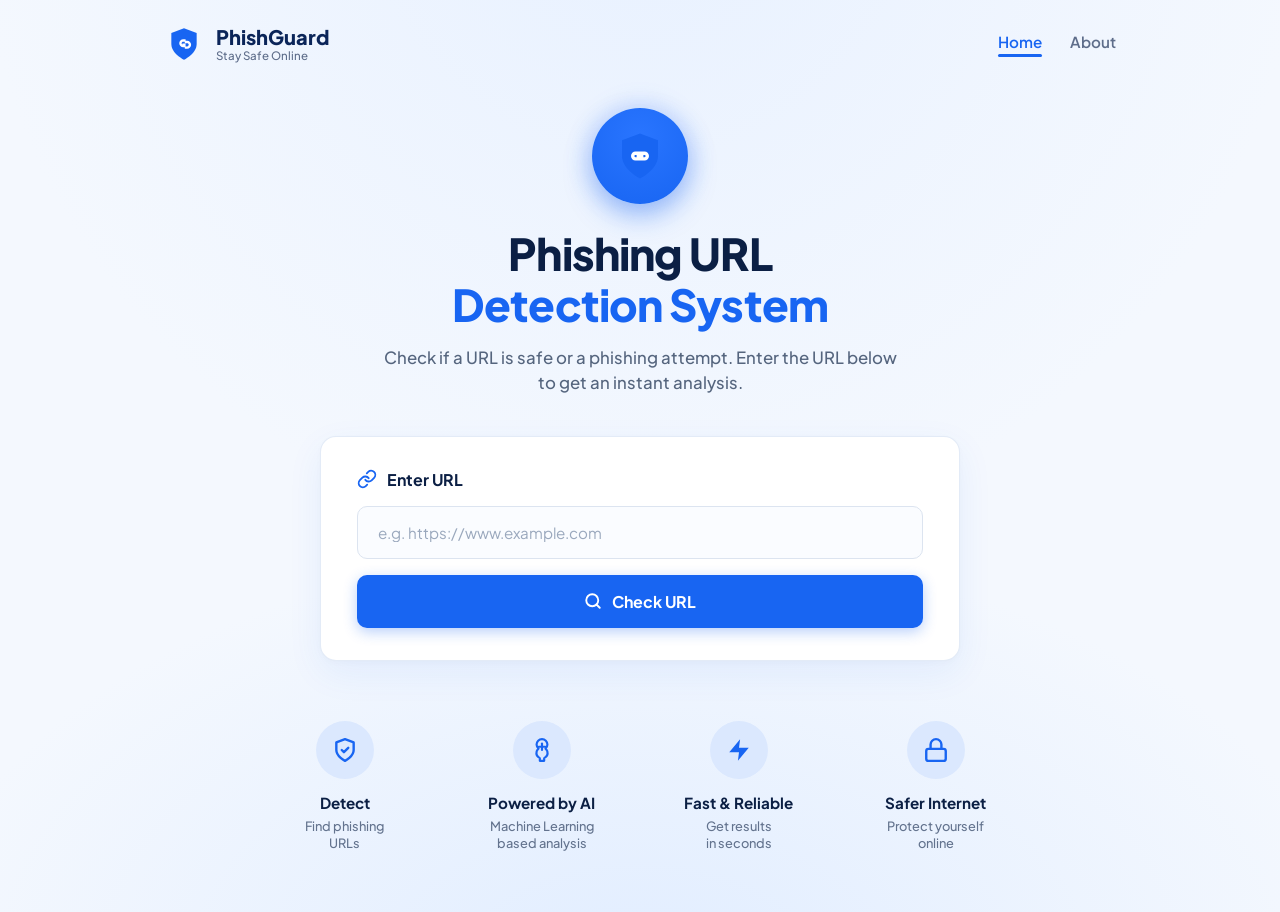
<file: index.html>
<!DOCTYPE html>
<html lang="en">
<head>
  <meta charset="UTF-8">
  <meta name="viewport" content="width=device-width, initial-scale=1.0">
  <title>PhishGuard - Phishing URL Detection System</title>
  <link rel="preconnect" href="https://fonts.googleapis.com">
  <link rel="preconnect" href="https://fonts.gstatic.com" crossorigin>
  <link href="https://fonts.googleapis.com/css2?family=Plus+Jakarta+Sans:wght@400;500;600;700;800&display=swap" rel="stylesheet">
  <link rel="stylesheet" href="style.css">
</head>
<body>
  <!-- Decorative background wave shapes -->
  <div class="bg-shape bg-shape-top"></div>
  <div class="bg-shape bg-shape-bottom"></div>

  <!-- Navigation Bar -->
  <header class="navbar">
    <div class="container nav-container">
      <a href="#" class="brand">
        <div class="brand-icon">
          <svg viewBox="0 0 24 24" fill="none" xmlns="http://www.w3.org/2000/svg">
            <path d="M12 22C12 22 20 18 20 12V5L12 2L4 5V12C4 18 12 22 12 22Z" fill="#1865F2"/>
            <path d="M9 11.5C9 10.12 10.12 9 11.5 9H13V10.5H11.5C10.95 10.5 10.5 10.95 10.5 11.5C10.5 12.05 10.95 12.5 11.5 12.5H13V14H11.5C10.12 14 9 12.88 9 11.5ZM11 11.75H13V13.25H11V11.75ZM12.5 10H14C15.38 10 16.5 11.12 16.5 12.5C16.5 13.88 15.38 15 14 15H12.5V13.5H14C14.55 13.5 15 13.05 15 12.5C15 11.95 14.55 11.5 14 11.5H12.5V10Z" fill="white"/>
          </svg>
        </div>
        <div class="brand-text">
          <span class="brand-title">PhishGuard</span>
          <span class="brand-subtitle">Stay Safe Online</span>
        </div>
      </a>
      <nav class="nav-links">
        <a href="#" class="nav-link active">Home</a>
        <a href="#" class="nav-link">About</a>
      </nav>
    </div>
  </header>

  <!-- Hero & Main Scanner Section -->
  <main class="main-content">
    <div class="container hero-container">
      
      <!-- Hero Center Badge Icon -->
      <div class="hero-badge-container">
        <div class="hero-badge-bg"></div>
        <div class="hero-badge-icon">
          <svg viewBox="0 0 24 24" fill="none" xmlns="http://www.w3.org/2000/svg">
            <path d="M12 22C12 22 20 18 20 12V5L12 2L4 5V12C4 18 12 22 12 22Z" fill="#1865F2"/>
            <path d="M10 14C8.9 14 8 13.1 8 12C8 10.9 8.9 10 10 10H12V11.5H10C9.72 11.5 9.5 11.72 9.5 12C9.5 12.28 9.72 12.5 10 12.5H12V14H10ZM10.5 11.25H13.5V12.75H10.5V11.25ZM12 14V12.5H14C14.28 12.5 14.5 12.28 14.5 12C14.5 11.72 14.28 11.5 14 11.5H12V10H14C15.1 10 16 10.9 16 12C16 13.1 15.1 14 14 14H12Z" fill="white"/>
          </svg>
        </div>
      </div>

      <!-- Main Headline -->
      <h1 class="hero-title">
        Phishing URL<br>
        <span class="highlight-text">Detection System</span>
      </h1>

      <p class="hero-description">
        Check if a URL is safe or a phishing attempt. Enter the URL below<br>to get an instant analysis.
      </p>

      <!-- URL Input Card -->
      <div class="scanner-card">
        <div class="input-header">
          <svg class="input-header-icon" viewBox="0 0 24 24" fill="none" stroke="#1865F2" stroke-width="2.2" stroke-linecap="round" stroke-linejoin="round">
            <path d="M10 13a5 5 0 0 0 7.54.54l3-3a5 5 0 0 0-7.07-7.07l-1.72 1.71"></path>
            <path d="M14 11a5 5 0 0 0-7.54-.54l-3 3a5 5 0 0 0 7.07 7.07l1.71-1.71"></path>
          </svg>
          <span class="input-label">Enter URL</span>
        </div>

        <form class="scanner-form" action="result.html" method="GET">
          <input 
            type="url" 
            name="url"
            id="url-input" 
            class="url-input" 
            placeholder="e.g. https://www.example.com" 
            required
          />
          <button type="submit" class="btn-check">
            <svg class="btn-icon" viewBox="0 0 24 24" fill="none" stroke="currentColor" stroke-width="2.5" stroke-linecap="round" stroke-linejoin="round">
              <circle cx="11" cy="11" r="8"></circle>
              <line x1="21" y1="21" x2="16.65" y2="16.65"></line>
            </svg>
            <span>Check URL</span>
          </button>
        </form>
      </div>

      <!-- Feature Grid -->
      <div class="features-grid">
        <div class="feature-item">
          <div class="feature-icon-wrapper">
            <svg viewBox="0 0 24 24" fill="none" stroke="#1865F2" stroke-width="2.2" stroke-linecap="round" stroke-linejoin="round">
              <path d="M12 22s8-4 8-10V5l-8-3-8 3v7c0 6 8 10 8 10z"></path>
              <polyline points="9 12 11 14 15 10"></polyline>
            </svg>
          </div>
          <h3 class="feature-title">Detect</h3>
          <p class="feature-subtitle">Find phishing<br>URLs</p>
        </div>

        <div class="feature-item">
          <div class="feature-icon-wrapper">
            <svg viewBox="0 0 24 24" fill="none" stroke="#1865F2" stroke-width="2" stroke-linecap="round" stroke-linejoin="round">
              <path d="M12 2a5 5 0 0 1 5 5c0 1.5-.7 2.8-1.8 3.7.8.6 1.4 1.5 1.7 2.5a5.5 5.5 0 0 1-2.9 6.3V22h-4v-2.5A5.5 5.5 0 0 1 7.1 13.2C7.4 12.2 8 11.3 8.8 10.7 7.7 9.8 7 8.5 7 7a5 5 0 0 1 5-5z"></path>
              <path d="M12 6v6"></path>
              <path d="M9 9h6"></path>
            </svg>
          </div>
          <h3 class="feature-title">Powered by AI</h3>
          <p class="feature-subtitle">Machine Learning<br>based analysis</p>
        </div>

        <div class="feature-item">
          <div class="feature-icon-wrapper">
            <svg viewBox="0 0 24 24" fill="#1865F2">
              <path d="M13 2L3 14H12L11 22L21 10H12L13 2Z"/>
            </svg>
          </div>
          <h3 class="feature-title">Fast & Reliable</h3>
          <p class="feature-subtitle">Get results<br>in seconds</p>
        </div>

        <div class="feature-item">
          <div class="feature-icon-wrapper">
            <svg viewBox="0 0 24 24" fill="none" stroke="#1865F2" stroke-width="2.2" stroke-linecap="round" stroke-linejoin="round">
              <rect x="3" y="11" width="18" height="11" rx="2" ry="2"></rect>
              <path d="M7 11V7a5 5 0 0 1 10 0v4"></path>
            </svg>
          </div>
          <h3 class="feature-title">Safer Internet</h3>
          <p class="feature-subtitle">Protect yourself<br>online</p>
        </div>
      </div>

    </div>
  </main>
</body>
</html>
</file>
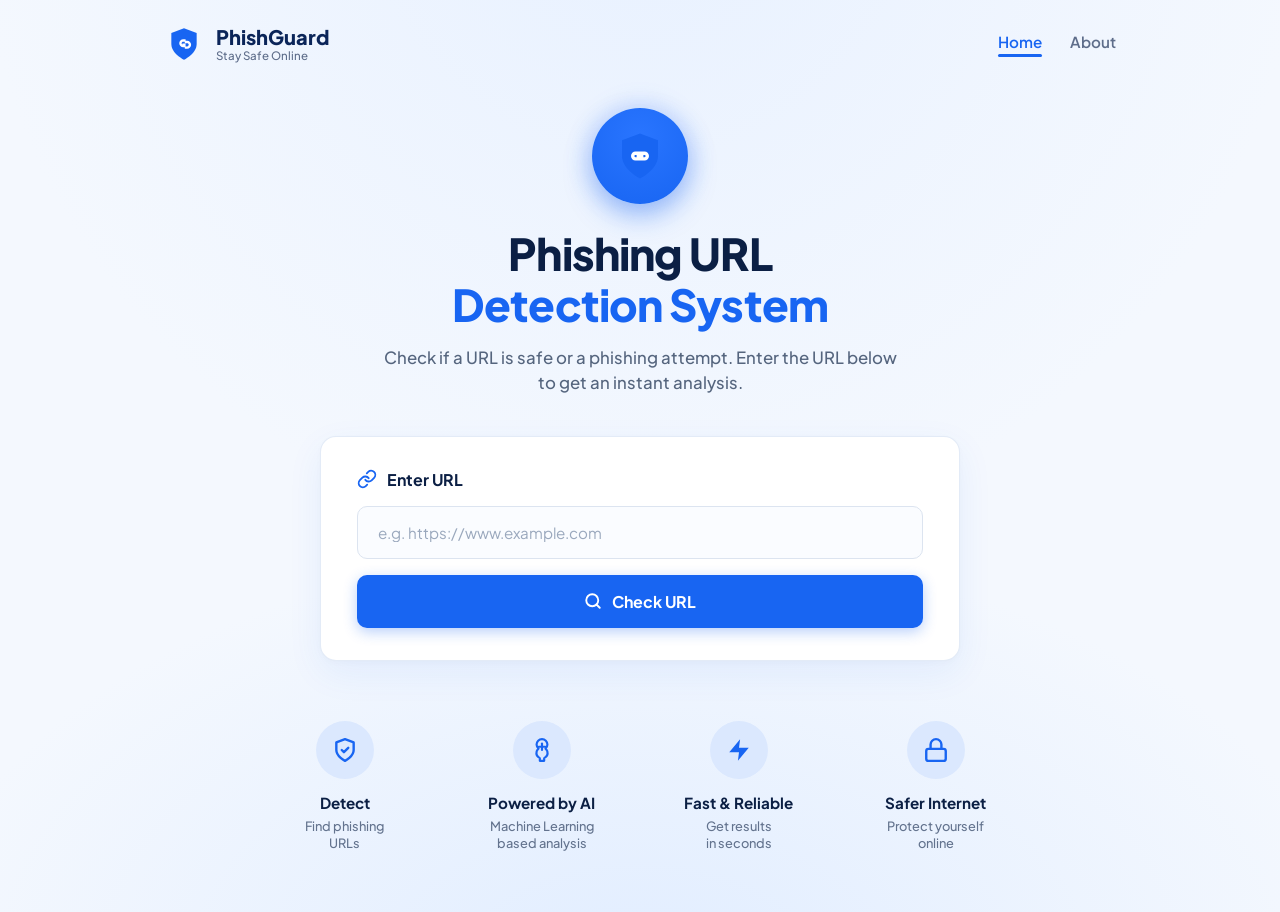
<file: frontend/index.html>
<!DOCTYPE html>
<html lang="en">
<head>
  <meta charset="UTF-8">
  <meta name="viewport" content="width=device-width, initial-scale=1.0">
  <title>PhishGuard - Phishing URL Detection System</title>
  <link rel="preconnect" href="https://fonts.googleapis.com">
  <link rel="preconnect" href="https://fonts.gstatic.com" crossorigin>
  <link href="https://fonts.googleapis.com/css2?family=Plus+Jakarta+Sans:wght@400;500;600;700;800&display=swap" rel="stylesheet">
  <link rel="stylesheet" href="style.css">
</head>
<body>
  <div class="bg-shape bg-shape-top"></div>
  <div class="bg-shape bg-shape-bottom"></div>

  <header class="navbar">
    <div class="container nav-container">
      <a href="#" class="brand">
        <div class="brand-icon">
          <svg viewBox="0 0 24 24" fill="none" xmlns="http://www.w3.org/2000/svg">
            <path d="M12 22C12 22 20 18 20 12V5L12 2L4 5V12C4 18 12 22 12 22Z" fill="#1865F2"/>
            <path d="M9 11.5C9 10.12 10.12 9 11.5 9H13V10.5H11.5C10.95 10.5 10.5 10.95 10.5 11.5C10.5 12.05 10.95 12.5 11.5 12.5H13V14H11.5C10.12 14 9 12.88 9 11.5ZM11 11.75H13V13.25H11V11.75ZM12.5 10H14C15.38 10 16.5 11.12 16.5 12.5C16.5 13.88 15.38 15 14 15H12.5V13.5H14C14.55 13.5 15 13.05 15 12.5C15 11.95 14.55 11.5 14 11.5H12.5V10Z" fill="white"/>
          </svg>
        </div>
        <div class="brand-text">
          <span class="brand-title">PhishGuard</span>
          <span class="brand-subtitle">Stay Safe Online</span>
        </div>
      </a>
      <nav class="nav-links">
        <a href="#" class="nav-link active">Home</a>
        <a href="#" class="nav-link">About</a>
      </nav>
    </div>
  </header>

  <main class="main-content">
    <div class="container hero-container">
      
      <div class="hero-badge-container">
        <div class="hero-badge-bg"></div>
        <div class="hero-badge-icon">
          <svg viewBox="0 0 24 24" fill="none" xmlns="http://www.w3.org/2000/svg">
            <path d="M12 22C12 22 20 18 20 12V5L12 2L4 5V12C4 18 12 22 12 22Z" fill="#1865F2"/>
            <path d="M10 14C8.9 14 8 13.1 8 12C8 10.9 8.9 10 10 10H12V11.5H10C9.72 11.5 9.5 11.72 9.5 12C9.5 12.28 9.72 12.5 10 12.5H12V14H10ZM10.5 11.25H13.5V12.75H10.5V11.25ZM12 14V12.5H14C14.28 12.5 14.5 12.28 14.5 12C14.5 11.72 14.28 11.5 14 11.5H12V10H14C15.1 10 16 10.9 16 12C16 13.1 15.1 14 14 14H12Z" fill="white"/>
          </svg>
        </div>
      </div>

      <h1 class="hero-title">
        Phishing URL<br>
        <span class="highlight-text">Detection System</span>
      </h1>

      <p class="hero-description">
        Check if a URL is safe or a phishing attempt. Enter the URL below<br>to get an instant analysis.
      </p>

      <div class="scanner-card">
        <div class="input-header">
          <svg class="input-header-icon" viewBox="0 0 24 24" fill="none" stroke="#1865F2" stroke-width="2.2" stroke-linecap="round" stroke-linejoin="round">
            <path d="M10 13a5 5 0 0 0 7.54.54l3-3a5 5 0 0 0-7.07-7.07l-1.72 1.71"></path>
            <path d="M14 11a5 5 0 0 0-7.54-.54l-3 3a5 5 0 0 0 7.07 7.07l1.71-1.71"></path>
          </svg>
          <span class="input-label">Enter URL</span>
        </div>

        <form class="scanner-form" action="result.html" method="GET">
          <input 
            type="url" 
            name="url"
            id="url-input" 
            class="url-input" 
            placeholder="e.g. https://www.example.com" 
            required
          />
          <button type="submit" class="btn-check">
            <svg class="btn-icon" viewBox="0 0 24 24" fill="none" stroke="currentColor" stroke-width="2.5" stroke-linecap="round" stroke-linejoin="round">
              <circle cx="11" cy="11" r="8"></circle>
              <line x1="21" y1="21" x2="16.65" y2="16.65"></line>
            </svg>
            <span>Check URL</span>
          </button>
        </form>
      </div>

      <div class="features-grid">
        <div class="feature-item">
          <div class="feature-icon-wrapper">
            <svg viewBox="0 0 24 24" fill="none" stroke="#1865F2" stroke-width="2.2" stroke-linecap="round" stroke-linejoin="round">
              <path d="M12 22s8-4 8-10V5l-8-3-8 3v7c0 6 8 10 8 10z"></path>
              <polyline points="9 12 11 14 15 10"></polyline>
            </svg>
          </div>
          <h3 class="feature-title">Detect</h3>
          <p class="feature-subtitle">Find phishing<br>URLs</p>
        </div>

        <div class="feature-item">
          <div class="feature-icon-wrapper">
            <svg viewBox="0 0 24 24" fill="none" stroke="#1865F2" stroke-width="2" stroke-linecap="round" stroke-linejoin="round">
              <path d="M12 2a5 5 0 0 1 5 5c0 1.5-.7 2.8-1.8 3.7.8.6 1.4 1.5 1.7 2.5a5.5 5.5 0 0 1-2.9 6.3V22h-4v-2.5A5.5 5.5 0 0 1 7.1 13.2C7.4 12.2 8 11.3 8.8 10.7 7.7 9.8 7 8.5 7 7a5 5 0 0 1 5-5z"></path>
              <path d="M12 6v6"></path>
              <path d="M9 9h6"></path>
            </svg>
          </div>
          <h3 class="feature-title">Powered by AI</h3>
          <p class="feature-subtitle">Machine Learning<br>based analysis</p>
        </div>

        <div class="feature-item">
          <div class="feature-icon-wrapper">
            <svg viewBox="0 0 24 24" fill="#1865F2">
              <path d="M13 2L3 14H12L11 22L21 10H12L13 2Z"/>
            </svg>
          </div>
          <h3 class="feature-title">Fast & Reliable</h3>
          <p class="feature-subtitle">Get results<br>in seconds</p>
        </div>

        <div class="feature-item">
          <div class="feature-icon-wrapper">
            <svg viewBox="0 0 24 24" fill="none" stroke="#1865F2" stroke-width="2.2" stroke-linecap="round" stroke-linejoin="round">
              <rect x="3" y="11" width="18" height="11" rx="2" ry="2"></rect>
              <path d="M7 11V7a5 5 0 0 1 10 0v4"></path>
            </svg>
          </div>
          <h3 class="feature-title">Safer Internet</h3>
          <p class="feature-subtitle">Protect yourself<br>online</p>
        </div>
      </div>

    </div>
  </main>
</body>
</html>
</file>
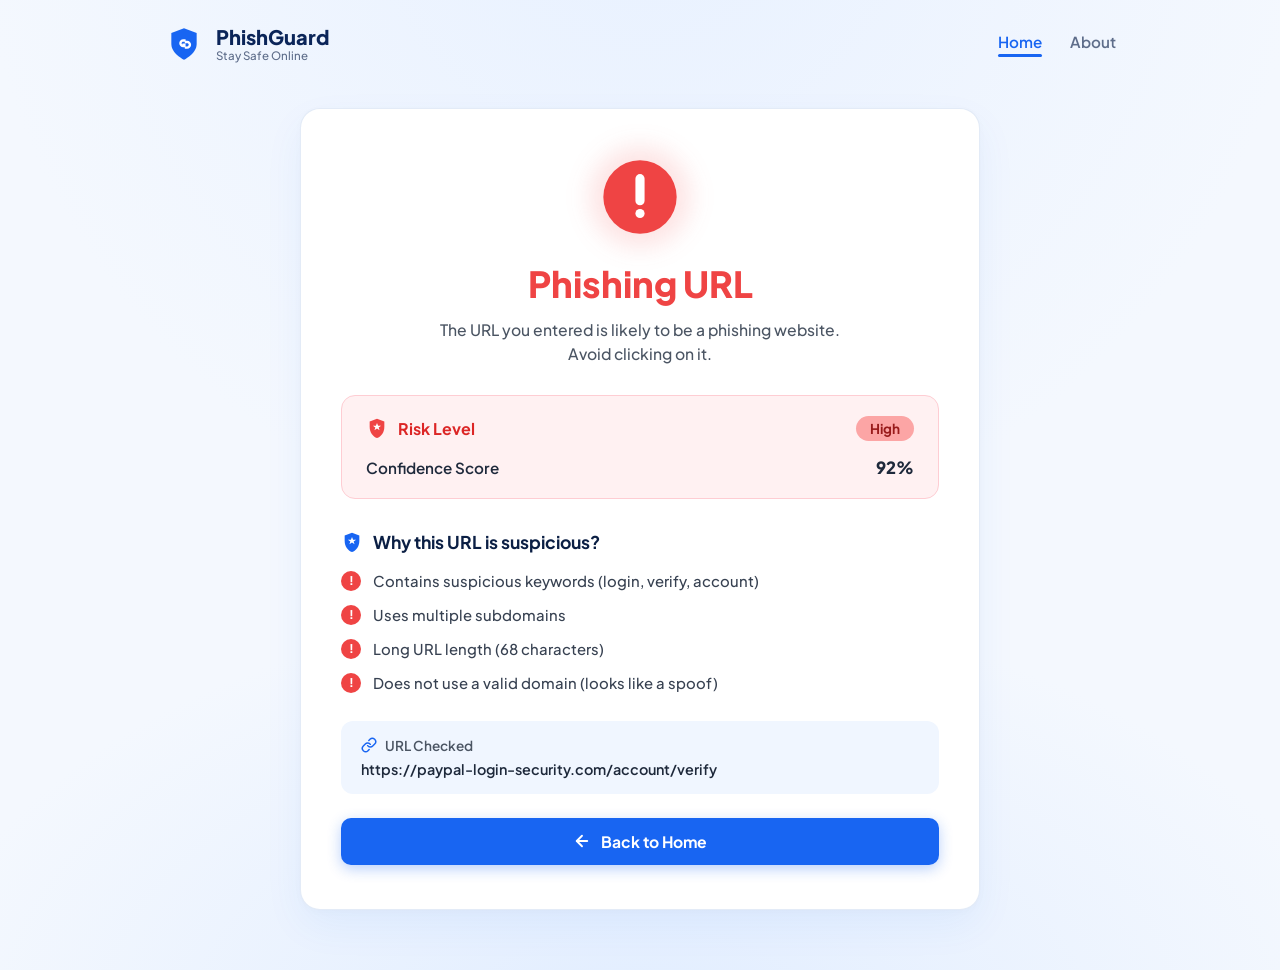
<file: result.html>
<!DOCTYPE html>
<html lang="en">
<head>
  <meta charset="UTF-8">
  <meta name="viewport" content="width=device-width, initial-scale=1.0">
  <title>PhishGuard - Analysis Result</title>
  <link rel="preconnect" href="https://fonts.googleapis.com">
  <link rel="preconnect" href="https://fonts.gstatic.com" crossorigin>
  <link href="https://fonts.googleapis.com/css2?family=Plus+Jakarta+Sans:wght@400;500;600;700;800&display=swap" rel="stylesheet">
  <link rel="stylesheet" href="style.css">
</head>
<body>
  <!-- Decorative background wave shapes -->
  <div class="bg-shape bg-shape-top"></div>
  <div class="bg-shape bg-shape-bottom"></div>

  <!-- Navigation Bar -->
  <header class="navbar">
    <div class="container nav-container">
      <a href="index.html" class="brand">
        <div class="brand-icon">
          <svg viewBox="0 0 24 24" fill="none" xmlns="http://www.w3.org/2000/svg">
            <path d="M12 22C12 22 20 18 20 12V5L12 2L4 5V12C4 18 12 22 12 22Z" fill="#1865F2"/>
            <path d="M9 11.5C9 10.12 10.12 9 11.5 9H13V10.5H11.5C10.95 10.5 10.5 10.95 10.5 11.5C10.5 12.05 10.95 12.5 11.5 12.5H13V14H11.5C10.12 14 9 12.88 9 11.5ZM11 11.75H13V13.25H11V11.75ZM12.5 10H14C15.38 10 16.5 11.12 16.5 12.5C16.5 13.88 15.38 15 14 15H12.5V13.5H14C14.55 13.5 15 13.05 15 12.5C15 11.95 14.55 11.5 14 11.5H12.5V10Z" fill="white"/>
          </svg>
        </div>
        <div class="brand-text">
          <span class="brand-title">PhishGuard</span>
          <span class="brand-subtitle">Stay Safe Online</span>
        </div>
      </a>
      <nav class="nav-links">
        <a href="index.html" class="nav-link active">Home</a>
        <a href="#" class="nav-link">About</a>
      </nav>
    </div>
  </header>

  <!-- Main Content Result Section -->
  <main class="main-content">
    <div class="container hero-container">
      
      <!-- Result Card Container -->
      <div class="result-card">
        
        <!-- Warning Icon Badge -->
        <div class="result-badge-container">
          <div class="result-badge-bg"></div>
          <div class="result-badge-icon">
            <svg viewBox="0 0 24 24" fill="none" xmlns="http://www.w3.org/2000/svg">
              <circle cx="12" cy="12" r="10" fill="#EF4444"/>
              <path d="M12 7V13" stroke="white" stroke-width="2.5" stroke-linecap="round"/>
              <circle cx="12" cy="16.5" r="1.25" fill="white"/>
            </svg>
          </div>
        </div>

        <!-- Result Title & Description -->
        <h1 class="result-title">Phishing URL</h1>
        <p class="result-description">
          The URL you entered is likely to be a phishing website.<br>Avoid clicking on it.
        </p>

        <!-- Risk Level Box -->
        <div class="risk-box">
          <div class="risk-row">
            <div class="risk-label-group">
              <div class="risk-icon-shield">
                <svg viewBox="0 0 24 24" fill="#EF4444" xmlns="http://www.w3.org/2000/svg">
                  <path d="M12 2L4 5V11C4 16.55 7.4 21.74 12 23C16.6 21.74 20 16.55 20 11V5L12 2Z"/>
                  <path d="M12 6.5L13.2 9.5H16.5L13.8 11.5L14.8 14.5L12 12.6L9.2 14.5L10.2 11.5L7.5 9.5H10.8L12 6.5Z" fill="white"/>
                </svg>
              </div>
              <span class="risk-title">Risk Level</span>
            </div>
            <span class="risk-badge">High</span>
          </div>

          <div class="risk-row">
            <span class="confidence-title">Confidence Score</span>
            <span class="confidence-value">92%</span>
          </div>
        </div>

        <!-- Reasons Breakdown -->
        <div class="reasons-section">
          <div class="reasons-header">
            <div class="reasons-header-icon">
              <svg viewBox="0 0 24 24" fill="#1865F2" xmlns="http://www.w3.org/2000/svg">
                <path d="M12 2L4 5V11C4 16.55 7.4 21.74 12 23C16.6 21.74 20 16.55 20 11V5L12 2Z"/>
                <path d="M12 6.5L13.2 9.5H16.5L13.8 11.5L14.8 14.5L12 12.6L9.2 14.5L10.2 11.5L7.5 9.5H10.8L12 6.5Z" fill="white"/>
              </svg>
            </div>
            <h2 class="reasons-title">Why this URL is suspicious?</h2>
          </div>

          <ul class="reasons-list">
            <li class="reason-item">
              <span class="reason-icon">!</span>
              <span class="reason-text">Contains suspicious keywords (login, verify, account)</span>
            </li>
            <li class="reason-item">
              <span class="reason-icon">!</span>
              <span class="reason-text">Uses multiple subdomains</span>
            </li>
            <li class="reason-item">
              <span class="reason-icon">!</span>
              <span class="reason-text">Long URL length (68 characters)</span>
            </li>
            <li class="reason-item">
              <span class="reason-icon">!</span>
              <span class="reason-text">Does not use a valid domain (looks like a spoof)</span>
            </li>
          </ul>
        </div>

        <!-- URL Checked Box -->
        <div class="url-checked-box">
          <div class="url-checked-header">
            <svg class="url-icon" viewBox="0 0 24 24" fill="none" stroke="#1865F2" stroke-width="2.2" stroke-linecap="round" stroke-linejoin="round">
              <path d="M10 13a5 5 0 0 0 7.54.54l3-3a5 5 0 0 0-7.07-7.07l-1.72 1.71"></path>
              <path d="M14 11a5 5 0 0 0-7.54-.54l-3 3a5 5 0 0 0 7.07 7.07l1.71-1.71"></path>
            </svg>
            <span class="url-checked-label">URL Checked</span>
          </div>
          <p class="url-checked-text" id="url-text">https://paypal-login-security.com/account/verify</p>
        </div>

        <!-- Back to Home Button -->
        <a href="index.html" class="btn-back">
          <svg viewBox="0 0 24 24" fill="none" stroke="currentColor" stroke-width="2.5" stroke-linecap="round" stroke-linejoin="round">
            <line x1="19" y1="12" x2="5" y2="12"></line>
            <polyline points="12 19 5 12 12 5"></polyline>
          </svg>
          <span>Back to Home</span>
        </a>

      </div>

    </div>
  </main>

  <script>
    // Extract query parameter if passed from index.html form
    const params = new URLSearchParams(window.location.search);
    const checkedUrl = params.get('url');
    if (checkedUrl) {
      document.getElementById('url-text').textContent = checkedUrl;
    }
  </script>
</body>
</html>
</file>
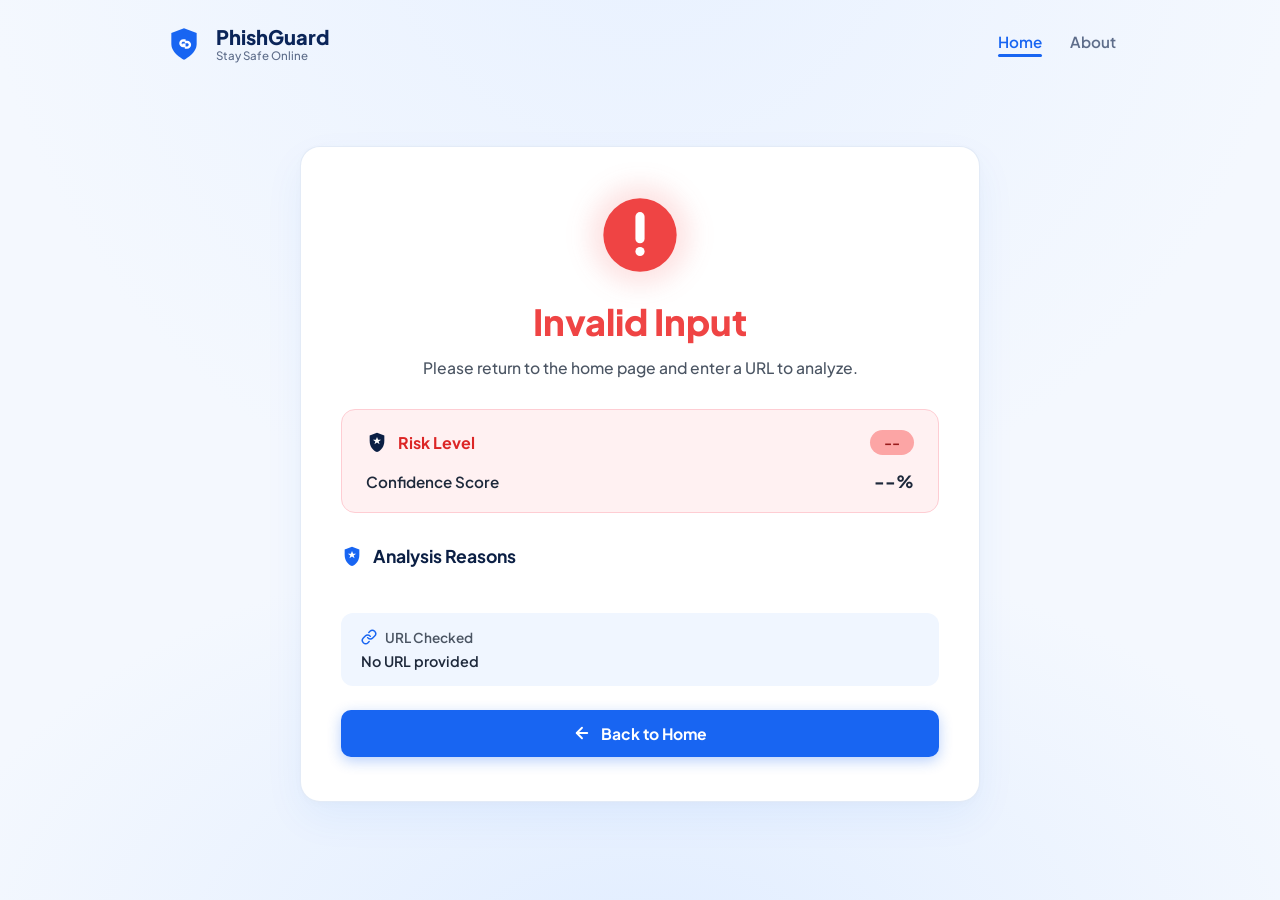
<file: frontend/result.html>
<!DOCTYPE html>
<html lang="en">
<head>
  <meta charset="UTF-8">
  <meta name="viewport" content="width=device-width, initial-scale=1.0">
  <title>PhishGuard - Analysis Result</title>
  <link rel="preconnect" href="https://fonts.googleapis.com">
  <link rel="preconnect" href="https://fonts.gstatic.com" crossorigin>
  <link href="https://fonts.googleapis.com/css2?family=Plus+Jakarta+Sans:wght@400;500;600;700;800&display=swap" rel="stylesheet">
  <link rel="stylesheet" href="style.css">
</head>
<body>
  <div class="bg-shape bg-shape-top"></div>
  <div class="bg-shape bg-shape-bottom"></div>

  <header class="navbar">
    <div class="container nav-container">
      <a href="index.html" class="brand">
        <div class="brand-icon">
          <svg viewBox="0 0 24 24" fill="none" xmlns="http://www.w3.org/2000/svg">
            <path d="M12 22C12 22 20 18 20 12V5L12 2L4 5V12C4 18 12 22 12 22Z" fill="#1865F2"/>
            <path d="M9 11.5C9 10.12 10.12 9 11.5 9H13V10.5H11.5C10.95 10.5 10.5 10.95 10.5 11.5C10.5 12.05 10.95 12.5 11.5 12.5H13V14H11.5C10.12 14 9 12.88 9 11.5ZM11 11.75H13V13.25H11V11.75ZM12.5 10H14C15.38 10 16.5 11.12 16.5 12.5C16.5 13.88 15.38 15 14 15H12.5V13.5H14C14.55 13.5 15 13.05 15 12.5C15 11.95 14.55 11.5 14 11.5H12.5V10Z" fill="white"/>
          </svg>
        </div>
        <div class="brand-text">
          <span class="brand-title">PhishGuard</span>
          <span class="brand-subtitle">Stay Safe Online</span>
        </div>
      </a>
      <nav class="nav-links">
        <a href="index.html" class="nav-link active">Home</a>
        <a href="#" class="nav-link">About</a>
      </nav>
    </div>
  </header>

  <main class="main-content">
    <div class="container hero-container">
      
      <div class="result-card" id="result-card">
        
        <div class="result-badge-container">
          <div class="result-badge-bg" id="result-badge-bg"></div>
          <div class="result-badge-icon" id="result-badge-icon">
            <svg viewBox="0 0 24 24" fill="none" xmlns="http://www.w3.org/2000/svg">
              <circle cx="12" cy="12" r="10" fill="#EF4444"/>
              <path d="M12 7V13" stroke="white" stroke-width="2.5" stroke-linecap="round"/>
              <circle cx="12" cy="16.5" r="1.25" fill="white"/>
            </svg>
          </div>
        </div>

        <h1 class="result-title" id="result-title">Analyzing URL...</h1>
        <p class="result-description" id="result-description">
          Connecting to PhishGuard AI detection engine...
        </p>

        <div class="risk-box" id="risk-box">
          <div class="risk-row">
            <div class="risk-label-group">
              <div class="risk-icon-shield">
                <svg viewBox="0 0 24 24" fill="currentColor" xmlns="http://www.w3.org/2000/svg">
                  <path d="M12 2L4 5V11C4 16.55 7.4 21.74 12 23C16.6 21.74 20 16.55 20 11V5L12 2Z"/>
                  <path d="M12 6.5L13.2 9.5H16.5L13.8 11.5L14.8 14.5L12 12.6L9.2 14.5L10.2 11.5L7.5 9.5H10.8L12 6.5Z" fill="white"/>
                </svg>
              </div>
              <span class="risk-title" id="risk-title">Risk Level</span>
            </div>
            <span class="risk-badge" id="risk-badge">--</span>
          </div>

          <div class="risk-row">
            <span class="confidence-title">Confidence Score</span>
            <span class="confidence-value" id="confidence-value">--%</span>
          </div>
        </div>

        <div class="reasons-section">
          <div class="reasons-header">
            <div class="reasons-header-icon">
              <svg viewBox="0 0 24 24" fill="#1865F2" xmlns="http://www.w3.org/2000/svg">
                <path d="M12 2L4 5V11C4 16.55 7.4 21.74 12 23C16.6 21.74 20 16.55 20 11V5L12 2Z"/>
                <path d="M12 6.5L13.2 9.5H16.5L13.8 11.5L14.8 14.5L12 12.6L9.2 14.5L10.2 11.5L7.5 9.5H10.8L12 6.5Z" fill="white"/>
              </svg>
            </div>
            <h2 class="reasons-title" id="reasons-title">Analysis Reasons</h2>
          </div>

          <ul class="reasons-list" id="reasons-list">
          </ul>
        </div>

        <div class="url-checked-box">
          <div class="url-checked-header">
            <svg class="url-icon" viewBox="0 0 24 24" fill="none" stroke="#1865F2" stroke-width="2.2" stroke-linecap="round" stroke-linejoin="round">
              <path d="M10 13a5 5 0 0 0 7.54.54l3-3a5 5 0 0 0-7.07-7.07l-1.72 1.71"></path>
              <path d="M14 11a5 5 0 0 0-7.54-.54l-3 3a5 5 0 0 0 7.07 7.07l1.71-1.71"></path>
            </svg>
            <span class="url-checked-label">URL Checked</span>
          </div>
          <p class="url-checked-text" id="url-text">Loading...</p>
        </div>

        <a href="index.html" class="btn-back">
          <svg viewBox="0 0 24 24" fill="none" stroke="currentColor" stroke-width="2.5" stroke-linecap="round" stroke-linejoin="round">
            <line x1="19" y1="12" x2="5" y2="12"></line>
            <polyline points="12 19 5 12 12 5"></polyline>
          </svg>
          <span>Back to Home</span>
        </a>

      </div>

    </div>
  </main>

  <script>
    async function analyzeURL() {
      const params = new URLSearchParams(window.location.search);
      const checkedUrl = params.get('url');

      const urlTextEl = document.getElementById('url-text');
      const resultCard = document.getElementById('result-card');
      const badgeIcon = document.getElementById('result-badge-icon');
      const resultTitle = document.getElementById('result-title');
      const resultDesc = document.getElementById('result-description');
      const riskTitle = document.getElementById('risk-title');
      const riskBadge = document.getElementById('risk-badge');
      const confidenceVal = document.getElementById('confidence-value');
      const reasonsTitle = document.getElementById('reasons-title');
      const reasonsList = document.getElementById('reasons-list');

      if (!checkedUrl) {
        urlTextEl.textContent = 'No URL provided';
        resultTitle.textContent = 'Invalid Input';
        resultDesc.textContent = 'Please return to the home page and enter a URL to analyze.';
        return;
      }

      urlTextEl.textContent = checkedUrl;

      try {
        const response = await fetch('http://127.0.0.1:5000/check-url', {
          method: 'POST',
          headers: {
            'Content-Type': 'application/json'
          },
          body: JSON.stringify({ url: checkedUrl })
        });

        const data = await response.json();

        if (data.success && data.result) {
          const res = data.result;

          confidenceVal.textContent = res.confidence + '%';
          reasonsList.innerHTML = '';

          if (res.is_phishing) {
            resultCard.classList.remove('is-safe');
            badgeIcon.innerHTML = `
              <svg viewBox="0 0 24 24" fill="none" xmlns="http://www.w3.org/2000/svg">
                <circle cx="12" cy="12" r="10" fill="#EF4444"/>
                <path d="M12 7V13" stroke="white" stroke-width="2.5" stroke-linecap="round"/>
                <circle cx="12" cy="16.5" r="1.25" fill="white"/>
              </svg>`;
            resultTitle.textContent = 'Phishing URL';
            resultDesc.innerHTML = 'The URL you entered is likely to be a phishing website.<br>Avoid clicking on it.';
            riskTitle.textContent = 'Risk Level';
            riskBadge.textContent = 'High';
            reasonsTitle.textContent = 'Why this URL is suspicious?';

            res.reasons.forEach(reason => {
              const li = document.createElement('li');
              li.className = 'reason-item';
              li.innerHTML = `
                <span class="reason-icon">!</span>
                <span class="reason-text">${reason}</span>
              `;
              reasonsList.appendChild(li);
            });

          } else {
            resultCard.classList.add('is-safe');
            badgeIcon.innerHTML = `
              <svg viewBox="0 0 24 24" fill="none" xmlns="http://www.w3.org/2000/svg">
                <circle cx="12" cy="12" r="10" fill="#22C55E"/>
                <path d="M9 12L11 14L15 9" stroke="white" stroke-width="2.5" stroke-linecap="round" stroke-linejoin="round"/>
              </svg>`;
            resultTitle.textContent = 'Legitimate URL';
            resultDesc.innerHTML = 'The URL you entered appears to be safe and legitimate.<br>Always double-check before entering sensitive information.';
            riskTitle.textContent = 'Safety Level';
            riskBadge.textContent = 'Safe';
            reasonsTitle.textContent = 'Security Indicators Verified:';

            res.reasons.forEach(reason => {
              const li = document.createElement('li');
              li.className = 'reason-item';
              li.innerHTML = `
                <span class="reason-icon" style="background-color: #22c55e;">✓</span>
                <span class="reason-text">${reason}</span>
              `;
              reasonsList.appendChild(li);
            });
          }
        } else {
          resultTitle.textContent = 'Scan Failed';
          resultDesc.textContent = data.message || 'Could not perform detection scan.';
        }
      } catch (error) {
        console.error('Error connecting to backend:', error);
        resultTitle.textContent = 'Connection Error';
        resultDesc.textContent = 'Backend server is unreachable. Please ensure Flask app.py is running on http://127.0.0.1:5000.';
      }
    }

    window.addEventListener('DOMContentLoaded', analyzeURL);
  </script>
</body>
</html>
</file>
<file: style.css>
:root {
  --primary-blue: #1865f2;
  --primary-hover: #1251c8;
  --text-dark: #0b1f44;
  --text-muted: #5e6d8a;
  --bg-gradient: linear-gradient(180deg, #f0f6ff 0%, #e6efff 45%, #dce9fc 100%);
  --card-shadow: 0 10px 30px rgba(24, 101, 242, 0.08), 0 4px 12px rgba(0, 0, 0, 0.03);
}

* {
  margin: 0;
  padding: 0;
  box-sizing: border-box;
}

body {
  font-family: 'Plus Jakarta Sans', -apple-system, BlinkMacSystemFont, sans-serif;
  background: #f4f8fe;
  color: var(--text-dark);
  min-height: 100vh;
  position: relative;
  overflow-x: hidden;
  display: flex;
  flex-direction: column;
}

/* Background Soft Waves */
.bg-shape {
  position: absolute;
  width: 100%;
  pointer-events: none;
  z-index: 0;
}

.bg-shape-top {
  top: 0;
  left: 0;
  height: 65vh;
  background: radial-gradient(circle at 50% -20%, #e8f1ff 0%, #f4f8fe 70%);
}

.bg-shape-bottom {
  bottom: 0;
  left: 0;
  height: 35vh;
  background: radial-gradient(ellipse at 50% 120%, #e1edff 0%, #f4f8fe 80%);
}

.container {
  max-width: 1000px;
  margin: 0 auto;
  padding: 0 24px;
  position: relative;
  z-index: 1;
}

/* Header & Navbar */
.navbar {
  padding: 24px 0;
  position: relative;
  z-index: 10;
}

.nav-container {
  display: flex;
  justify-content: space-between;
  align-items: center;
}

.brand {
  display: flex;
  align-items: center;
  gap: 12px;
  text-decoration: none;
}

.brand-icon {
  width: 40px;
  height: 40px;
  border-radius: 10px;
  display: flex;
  align-items: center;
  justify-content: center;
}

.brand-icon svg {
  width: 38px;
  height: 38px;
}

.brand-text {
  display: flex;
  flex-direction: column;
}

.brand-title {
  font-size: 1.25rem;
  font-weight: 800;
  color: #0b2559;
  line-height: 1.1;
}

.brand-subtitle {
  font-size: 0.72rem;
  font-weight: 500;
  color: var(--text-muted);
}

.nav-links {
  display: flex;
  gap: 28px;
}

.nav-link {
  text-decoration: none;
  font-weight: 600;
  font-size: 0.95rem;
  color: #5e6d8a;
  position: relative;
  padding-bottom: 6px;
  transition: color 0.2s;
}

.nav-link:hover {
  color: var(--primary-blue);
}

.nav-link.active {
  color: var(--primary-blue);
}

.nav-link.active::after {
  content: '';
  position: absolute;
  bottom: 0;
  left: 0;
  width: 100%;
  height: 3px;
  background-color: var(--primary-blue);
  border-radius: 2px;
}

/* Main Layout */
.main-content {
  flex: 1;
  display: flex;
  align-items: center;
  justify-content: center;
  padding: 20px 0 60px 0;
}

.hero-container {
  display: flex;
  flex-direction: column;
  align-items: center;
  text-align: center;
  width: 100%;
}

.hero-badge-container {
  position: relative;
  margin-bottom: 24px;
}

.hero-badge-bg {
  width: 110px;
  height: 110px;
  background: rgba(24, 101, 242, 0.12);
  border-radius: 50%;
  position: absolute;
  top: 50%;
  left: 50%;
  transform: translate(-50%, -50%);
  filter: blur(10px);
}

.hero-badge-icon {
  width: 96px;
  height: 96px;
  background: radial-gradient(circle at 50% 30%, #2975ff 0%, #1865f2 100%);
  border-radius: 50%;
  display: flex;
  align-items: center;
  justify-content: center;
  box-shadow: 0 12px 28px rgba(24, 101, 242, 0.35);
  position: relative;
}

.hero-badge-icon svg {
  width: 54px;
  height: 54px;
}

.hero-title {
  font-size: 2.75rem;
  font-weight: 800;
  color: #0b1f44;
  line-height: 1.15;
  letter-spacing: -0.02em;
  margin-bottom: 16px;
}

.highlight-text {
  color: var(--primary-blue);
}

.hero-description {
  font-size: 1.05rem;
  color: #55657e;
  line-height: 1.5;
  margin-bottom: 40px;
  font-weight: 500;
}

/* Card & Form */
.scanner-card {
  background: #ffffff;
  border-radius: 16px;
  padding: 32px 36px;
  width: 100%;
  max-width: 640px;
  box-shadow: 0 12px 36px rgba(24, 101, 242, 0.07), 0 2px 6px rgba(0, 0, 0, 0.02);
  border: 1px solid rgba(220, 230, 245, 0.8);
  margin-bottom: 60px;
}

.input-header {
  display: flex;
  align-items: center;
  gap: 10px;
  margin-bottom: 16px;
}

.input-header-icon {
  width: 20px;
  height: 20px;
}

.input-label {
  font-weight: 700;
  font-size: 1rem;
  color: #0b1f44;
}

.scanner-form {
  display: flex;
  flex-direction: column;
  gap: 16px;
}

.url-input {
  width: 100%;
  padding: 16px 20px;
  border-radius: 10px;
  border: 1.5px solid #dce4f0;
  font-size: 0.95rem;
  font-family: inherit;
  color: #0b1f44;
  outline: none;
  background-color: #fafcff;
  transition: all 0.2s ease;
}

.url-input::placeholder {
  color: #9aa8bd;
}

.url-input:focus {
  border-color: var(--primary-blue);
  background-color: #ffffff;
  box-shadow: 0 0 0 4px rgba(24, 101, 242, 0.12);
}

.btn-check {
  background: var(--primary-blue);
  color: #ffffff;
  border: none;
  border-radius: 10px;
  padding: 16px 24px;
  font-size: 1rem;
  font-weight: 700;
  font-family: inherit;
  cursor: pointer;
  display: flex;
  align-items: center;
  justify-content: center;
  gap: 10px;
  transition: all 0.2s ease;
  box-shadow: 0 4px 14px rgba(24, 101, 242, 0.3);
  text-decoration: none;
}

.btn-check:hover {
  background: var(--primary-hover);
  box-shadow: 0 6px 20px rgba(24, 101, 242, 0.4);
  transform: translateY(-1px);
}

.btn-check:active {
  transform: translateY(0);
}

.btn-icon {
  width: 18px;
  height: 18px;
}

/* Features Grid */
.features-grid {
  display: grid;
  grid-template-columns: repeat(4, 1fr);
  gap: 28px;
  width: 100%;
  max-width: 760px;
}

.feature-item {
  display: flex;
  flex-direction: column;
  align-items: center;
  text-align: center;
}

.feature-icon-wrapper {
  width: 58px;
  height: 58px;
  background: #dbe8fe;
  border-radius: 50%;
  display: flex;
  align-items: center;
  justify-content: center;
  margin-bottom: 14px;
}

.feature-icon-wrapper svg {
  width: 26px;
  height: 26px;
}

.feature-title {
  font-size: 0.95rem;
  font-weight: 700;
  color: #0b1f44;
  margin-bottom: 6px;
}

.feature-subtitle {
  font-size: 0.8rem;
  color: #63738e;
  line-height: 1.35;
  font-weight: 500;
}

/* =====================================
   RESULT PAGE STYLES (result.html)
   ===================================== */

.result-card {
  background: #ffffff;
  border-radius: 20px;
  padding: 44px 40px;
  width: 100%;
  max-width: 680px;
  box-shadow: 0 16px 40px rgba(24, 101, 242, 0.06), 0 2px 8px rgba(0, 0, 0, 0.02);
  border: 1px solid rgba(220, 230, 245, 0.8);
  display: flex;
  flex-direction: column;
  align-items: center;
  text-align: left;
}

/* Red Warning Badge */
.result-badge-container {
  position: relative;
  margin-bottom: 20px;
}

.result-badge-bg {
  width: 100px;
  height: 100px;
  background: rgba(239, 68, 68, 0.15);
  border-radius: 50%;
  position: absolute;
  top: 50%;
  left: 50%;
  transform: translate(-50%, -50%);
  filter: blur(12px);
}

.result-badge-icon {
  width: 88px;
  height: 88px;
  position: relative;
  display: flex;
  align-items: center;
  justify-content: center;
}

.result-badge-icon svg {
  width: 88px;
  height: 88px;
}

.result-title {
  font-size: 2.25rem;
  font-weight: 800;
  color: #ef4444;
  margin-bottom: 12px;
  text-align: center;
}

.result-description {
  font-size: 0.98rem;
  color: #4b5563;
  line-height: 1.55;
  text-align: center;
  margin-bottom: 28px;
  font-weight: 500;
}

/* Red Risk Box */
.risk-box {
  width: 100%;
  background-color: #fff1f2;
  border-radius: 14px;
  padding: 20px 24px;
  display: flex;
  flex-direction: column;
  gap: 16px;
  margin-bottom: 32px;
  border: 1px solid #fecdd3;
}

.risk-row {
  display: flex;
  justify-content: space-between;
  align-items: center;
}

.risk-label-group {
  display: flex;
  align-items: center;
  gap: 10px;
}

.risk-icon-shield {
  width: 22px;
  height: 22px;
  display: flex;
  align-items: center;
  justify-content: center;
}

.risk-title {
  font-weight: 700;
  color: #dc2626;
  font-size: 1rem;
}

.risk-badge {
  background-color: #fca5a5;
  color: #991b1b;
  font-weight: 700;
  font-size: 0.85rem;
  padding: 4px 14px;
  border-radius: 20px;
}

.confidence-title {
  font-weight: 600;
  color: #1e293b;
  font-size: 0.95rem;
}

.confidence-value {
  font-weight: 800;
  color: #1e293b;
  font-size: 1.05rem;
}

/* Suspicious Reasons Section */
.reasons-section {
  width: 100%;
  margin-bottom: 28px;
}

.reasons-header {
  display: flex;
  align-items: center;
  gap: 10px;
  margin-bottom: 18px;
}

.reasons-header-icon {
  width: 22px;
  height: 22px;
}

.reasons-title {
  font-size: 1.1rem;
  font-weight: 700;
  color: #0b1f44;
}

.reasons-list {
  list-style: none;
  display: flex;
  flex-direction: column;
  gap: 14px;
}

.reason-item {
  display: flex;
  align-items: center;
  gap: 12px;
}

.reason-icon {
  width: 20px;
  height: 20px;
  background-color: #ef4444;
  color: white;
  border-radius: 50%;
  display: flex;
  align-items: center;
  justify-content: center;
  font-size: 0.75rem;
  font-weight: 800;
  flex-shrink: 0;
}

.reason-text {
  font-size: 0.93rem;
  color: #374151;
  font-weight: 500;
}

/* Checked URL Box */
.url-checked-box {
  width: 100%;
  background-color: #f0f6ff;
  border-radius: 12px;
  padding: 16px 20px;
  margin-bottom: 24px;
}

.url-checked-header {
  display: flex;
  align-items: center;
  gap: 8px;
  margin-bottom: 6px;
}

.url-icon {
  width: 16px;
  height: 16px;
}

.url-checked-label {
  font-size: 0.85rem;
  font-weight: 600;
  color: #4b5563;
}

.url-checked-text {
  font-size: 0.9rem;
  font-weight: 600;
  color: #1e293b;
  word-break: break-all;
}

/* Back Button */
.btn-back {
  width: 100%;
  background: var(--primary-blue);
  color: #ffffff;
  border: none;
  border-radius: 10px;
  padding: 14px 24px;
  font-size: 0.98rem;
  font-weight: 700;
  font-family: inherit;
  cursor: pointer;
  display: flex;
  align-items: center;
  justify-content: center;
  gap: 10px;
  text-decoration: none;
  transition: all 0.2s ease;
  box-shadow: 0 4px 14px rgba(24, 101, 242, 0.3);
}

.btn-back:hover {
  background: var(--primary-hover);
  box-shadow: 0 6px 20px rgba(24, 101, 242, 0.4);
  transform: translateY(-1px);
}

.btn-back svg {
  width: 18px;
  height: 18px;
}

/* Responsive Tweaks */
@media (max-width: 768px) {
  .features-grid {
    grid-template-columns: repeat(2, 1fr);
    gap: 32px 16px;
  }
  
  .hero-title {
    font-size: 2.1rem;
  }

  .scanner-card, .result-card {
    padding: 24px 20px;
  }
}
</file>
<file: frontend/style.css>
:root {
  --primary-blue: #1865f2;
  --primary-hover: #1251c8;
  --text-dark: #0b1f44;
  --text-muted: #5e6d8a;
  --bg-gradient: linear-gradient(180deg, #f0f6ff 0%, #e6efff 45%, #dce9fc 100%);
  --card-shadow: 0 10px 30px rgba(24, 101, 242, 0.08), 0 4px 12px rgba(0, 0, 0, 0.03);
}

* {
  margin: 0;
  padding: 0;
  box-sizing: border-box;
}

body {
  font-family: 'Plus Jakarta Sans', -apple-system, BlinkMacSystemFont, sans-serif;
  background: #f4f8fe;
  color: var(--text-dark);
  min-height: 100vh;
  position: relative;
  overflow-x: hidden;
  display: flex;
  flex-direction: column;
}


.bg-shape {
  position: absolute;
  width: 100%;
  pointer-events: none;
  z-index: 0;
}

.bg-shape-top {
  top: 0;
  left: 0;
  height: 65vh;
  background: radial-gradient(circle at 50% -20%, #e8f1ff 0%, #f4f8fe 70%);
}

.bg-shape-bottom {
  bottom: 0;
  left: 0;
  height: 35vh;
  background: radial-gradient(ellipse at 50% 120%, #e1edff 0%, #f4f8fe 80%);
}

.container {
  max-width: 1000px;
  margin: 0 auto;
  padding: 0 24px;
  position: relative;
  z-index: 1;
}


.navbar {
  padding: 24px 0;
  position: relative;
  z-index: 10;
}

.nav-container {
  display: flex;
  justify-content: space-between;
  align-items: center;
}

.brand {
  display: flex;
  align-items: center;
  gap: 12px;
  text-decoration: none;
}

.brand-icon {
  width: 40px;
  height: 40px;
  border-radius: 10px;
  display: flex;
  align-items: center;
  justify-content: center;
}

.brand-icon svg {
  width: 38px;
  height: 38px;
}

.brand-text {
  display: flex;
  flex-direction: column;
}

.brand-title {
  font-size: 1.25rem;
  font-weight: 800;
  color: #0b2559;
  line-height: 1.1;
}

.brand-subtitle {
  font-size: 0.72rem;
  font-weight: 500;
  color: var(--text-muted);
}

.nav-links {
  display: flex;
  gap: 28px;
}

.nav-link {
  text-decoration: none;
  font-weight: 600;
  font-size: 0.95rem;
  color: #5e6d8a;
  position: relative;
  padding-bottom: 6px;
  transition: color 0.2s;
}

.nav-link:hover {
  color: var(--primary-blue);
}

.nav-link.active {
  color: var(--primary-blue);
}

.nav-link.active::after {
  content: '';
  position: absolute;
  bottom: 0;
  left: 0;
  width: 100%;
  height: 3px;
  background-color: var(--primary-blue);
  border-radius: 2px;
}


.main-content {
  flex: 1;
  display: flex;
  align-items: center;
  justify-content: center;
  padding: 20px 0 60px 0;
}

.hero-container {
  display: flex;
  flex-direction: column;
  align-items: center;
  text-align: center;
  width: 100%;
}

.hero-badge-container {
  position: relative;
  margin-bottom: 24px;
}

.hero-badge-bg {
  width: 110px;
  height: 110px;
  background: rgba(24, 101, 242, 0.12);
  border-radius: 50%;
  position: absolute;
  top: 50%;
  left: 50%;
  transform: translate(-50%, -50%);
  filter: blur(10px);
}

.hero-badge-icon {
  width: 96px;
  height: 96px;
  background: radial-gradient(circle at 50% 30%, #2975ff 0%, #1865f2 100%);
  border-radius: 50%;
  display: flex;
  align-items: center;
  justify-content: center;
  box-shadow: 0 12px 28px rgba(24, 101, 242, 0.35);
  position: relative;
}

.hero-badge-icon svg {
  width: 54px;
  height: 54px;
}

.hero-title {
  font-size: 2.75rem;
  font-weight: 800;
  color: #0b1f44;
  line-height: 1.15;
  letter-spacing: -0.02em;
  margin-bottom: 16px;
}

.highlight-text {
  color: var(--primary-blue);
}

.hero-description {
  font-size: 1.05rem;
  color: #55657e;
  line-height: 1.5;
  margin-bottom: 40px;
  font-weight: 500;
}


.scanner-card {
  background: #ffffff;
  border-radius: 16px;
  padding: 32px 36px;
  width: 100%;
  max-width: 640px;
  box-shadow: 0 12px 36px rgba(24, 101, 242, 0.07), 0 2px 6px rgba(0, 0, 0, 0.02);
  border: 1px solid rgba(220, 230, 245, 0.8);
  margin-bottom: 60px;
}

.input-header {
  display: flex;
  align-items: center;
  gap: 10px;
  margin-bottom: 16px;
}

.input-header-icon {
  width: 20px;
  height: 20px;
}

.input-label {
  font-weight: 700;
  font-size: 1rem;
  color: #0b1f44;
}

.scanner-form {
  display: flex;
  flex-direction: column;
  gap: 16px;
}

.url-input {
  width: 100%;
  padding: 16px 20px;
  border-radius: 10px;
  border: 1.5px solid #dce4f0;
  font-size: 0.95rem;
  font-family: inherit;
  color: #0b1f44;
  outline: none;
  background-color: #fafcff;
  transition: all 0.2s ease;
}

.url-input::placeholder {
  color: #9aa8bd;
}

.url-input:focus {
  border-color: var(--primary-blue);
  background-color: #ffffff;
  box-shadow: 0 0 0 4px rgba(24, 101, 242, 0.12);
}

.btn-check {
  background: var(--primary-blue);
  color: #ffffff;
  border: none;
  border-radius: 10px;
  padding: 16px 24px;
  font-size: 1rem;
  font-weight: 700;
  font-family: inherit;
  cursor: pointer;
  display: flex;
  align-items: center;
  justify-content: center;
  gap: 10px;
  transition: all 0.2s ease;
  box-shadow: 0 4px 14px rgba(24, 101, 242, 0.3);
  text-decoration: none;
}

.btn-check:hover {
  background: var(--primary-hover);
  box-shadow: 0 6px 20px rgba(24, 101, 242, 0.4);
  transform: translateY(-1px);
}

.btn-check:active {
  transform: translateY(0);
}

.btn-icon {
  width: 18px;
  height: 18px;
}


.features-grid {
  display: grid;
  grid-template-columns: repeat(4, 1fr);
  gap: 28px;
  width: 100%;
  max-width: 760px;
}

.feature-item {
  display: flex;
  flex-direction: column;
  align-items: center;
  text-align: center;
}

.feature-icon-wrapper {
  width: 58px;
  height: 58px;
  background: #dbe8fe;
  border-radius: 50%;
  display: flex;
  align-items: center;
  justify-content: center;
  margin-bottom: 14px;
}

.feature-icon-wrapper svg {
  width: 26px;
  height: 26px;
}

.feature-title {
  font-size: 0.95rem;
  font-weight: 700;
  color: #0b1f44;
  margin-bottom: 6px;
}

.feature-subtitle {
  font-size: 0.8rem;
  color: #63738e;
  line-height: 1.35;
  font-weight: 500;
}



.result-card {
  background: #ffffff;
  border-radius: 20px;
  padding: 44px 40px;
  width: 100%;
  max-width: 680px;
  box-shadow: 0 16px 40px rgba(24, 101, 242, 0.06), 0 2px 8px rgba(0, 0, 0, 0.02);
  border: 1px solid rgba(220, 230, 245, 0.8);
  display: flex;
  flex-direction: column;
  align-items: center;
  text-align: left;
}


.result-badge-container {
  position: relative;
  margin-bottom: 20px;
}

.result-badge-bg {
  width: 100px;
  height: 100px;
  background: rgba(239, 68, 68, 0.15);
  border-radius: 50%;
  position: absolute;
  top: 50%;
  left: 50%;
  transform: translate(-50%, -50%);
  filter: blur(12px);
}

.result-badge-icon {
  width: 88px;
  height: 88px;
  position: relative;
  display: flex;
  align-items: center;
  justify-content: center;
}

.result-badge-icon svg {
  width: 88px;
  height: 88px;
}

.result-title {
  font-size: 2.25rem;
  font-weight: 800;
  color: #ef4444;
  margin-bottom: 12px;
  text-align: center;
}

.result-description {
  font-size: 0.98rem;
  color: #4b5563;
  line-height: 1.55;
  text-align: center;
  margin-bottom: 28px;
  font-weight: 500;
}


.risk-box {
  width: 100%;
  background-color: #fff1f2;
  border-radius: 14px;
  padding: 20px 24px;
  display: flex;
  flex-direction: column;
  gap: 16px;
  margin-bottom: 32px;
  border: 1px solid #fecdd3;
}

.risk-row {
  display: flex;
  justify-content: space-between;
  align-items: center;
}

.risk-label-group {
  display: flex;
  align-items: center;
  gap: 10px;
}

.risk-icon-shield {
  width: 22px;
  height: 22px;
  display: flex;
  align-items: center;
  justify-content: center;
}

.risk-title {
  font-weight: 700;
  color: #dc2626;
  font-size: 1rem;
}

.risk-badge {
  background-color: #fca5a5;
  color: #991b1b;
  font-weight: 700;
  font-size: 0.85rem;
  padding: 4px 14px;
  border-radius: 20px;
}

.confidence-title {
  font-weight: 600;
  color: #1e293b;
  font-size: 0.95rem;
}

.confidence-value {
  font-weight: 800;
  color: #1e293b;
  font-size: 1.05rem;
}


.reasons-section {
  width: 100%;
  margin-bottom: 28px;
}

.reasons-header {
  display: flex;
  align-items: center;
  gap: 10px;
  margin-bottom: 18px;
}

.reasons-header-icon {
  width: 22px;
  height: 22px;
}

.reasons-title {
  font-size: 1.1rem;
  font-weight: 700;
  color: #0b1f44;
}

.reasons-list {
  list-style: none;
  display: flex;
  flex-direction: column;
  gap: 14px;
}

.reason-item {
  display: flex;
  align-items: center;
  gap: 12px;
}

.reason-icon {
  width: 20px;
  height: 20px;
  background-color: #ef4444;
  color: white;
  border-radius: 50%;
  display: flex;
  align-items: center;
  justify-content: center;
  font-size: 0.75rem;
  font-weight: 800;
  flex-shrink: 0;
}

.reason-text {
  font-size: 0.93rem;
  color: #374151;
  font-weight: 500;
}


.url-checked-box {
  width: 100%;
  background-color: #f0f6ff;
  border-radius: 12px;
  padding: 16px 20px;
  margin-bottom: 24px;
}

.url-checked-header {
  display: flex;
  align-items: center;
  gap: 8px;
  margin-bottom: 6px;
}

.url-icon {
  width: 16px;
  height: 16px;
}

.url-checked-label {
  font-size: 0.85rem;
  font-weight: 600;
  color: #4b5563;
}

.url-checked-text {
  font-size: 0.9rem;
  font-weight: 600;
  color: #1e293b;
  word-break: break-all;
}


.btn-back {
  width: 100%;
  background: var(--primary-blue);
  color: #ffffff;
  border: none;
  border-radius: 10px;
  padding: 14px 24px;
  font-size: 0.98rem;
  font-weight: 700;
  font-family: inherit;
  cursor: pointer;
  display: flex;
  align-items: center;
  justify-content: center;
  gap: 10px;
  text-decoration: none;
  transition: all 0.2s ease;
  box-shadow: 0 4px 14px rgba(24, 101, 242, 0.3);
}

.btn-back:hover {
  background: var(--primary-hover);
  box-shadow: 0 6px 20px rgba(24, 101, 242, 0.4);
  transform: translateY(-1px);
}

.btn-back svg {
  width: 18px;
  height: 18px;
}


@media (max-width: 768px) {
  .features-grid {
    grid-template-columns: repeat(2, 1fr);
    gap: 32px 16px;
  }
  
  .hero-title {
    font-size: 2.1rem;
  }

  .scanner-card, .result-card {
    padding: 24px 20px;
  }
}



.result-card.is-safe .result-badge-bg {
  background: rgba(34, 197, 94, 0.18);
}

.result-card.is-safe .result-title {
  color: #16a34a;
}

.result-card.is-safe .risk-box {
  background-color: #f0fdf4;
  border-color: #bbf7d0;
}

.result-card.is-safe .risk-title {
  color: #15803d;
}

.result-card.is-safe .risk-badge {
  background-color: #bbf7d0;
  color: #14532d;
}

.result-card.is-safe .reason-icon {
  background-color: #16a34a;
}
</file>
